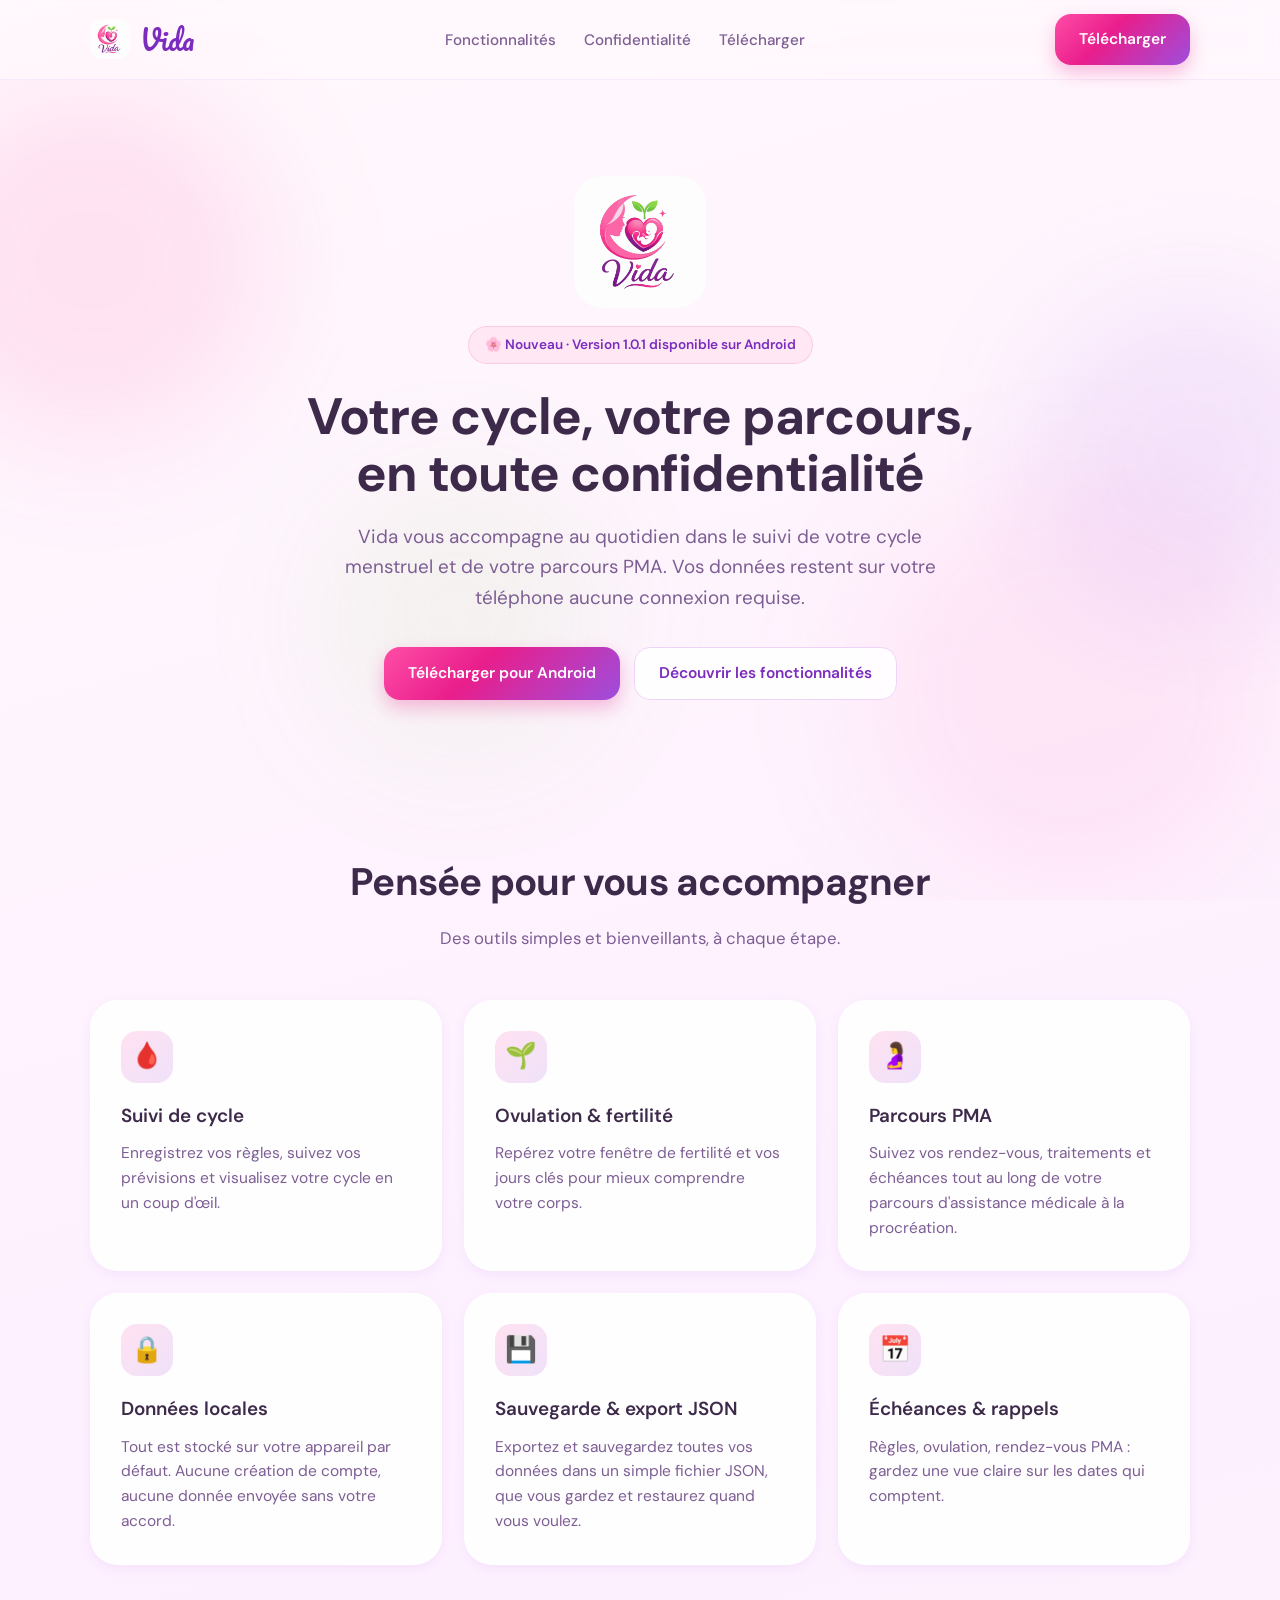
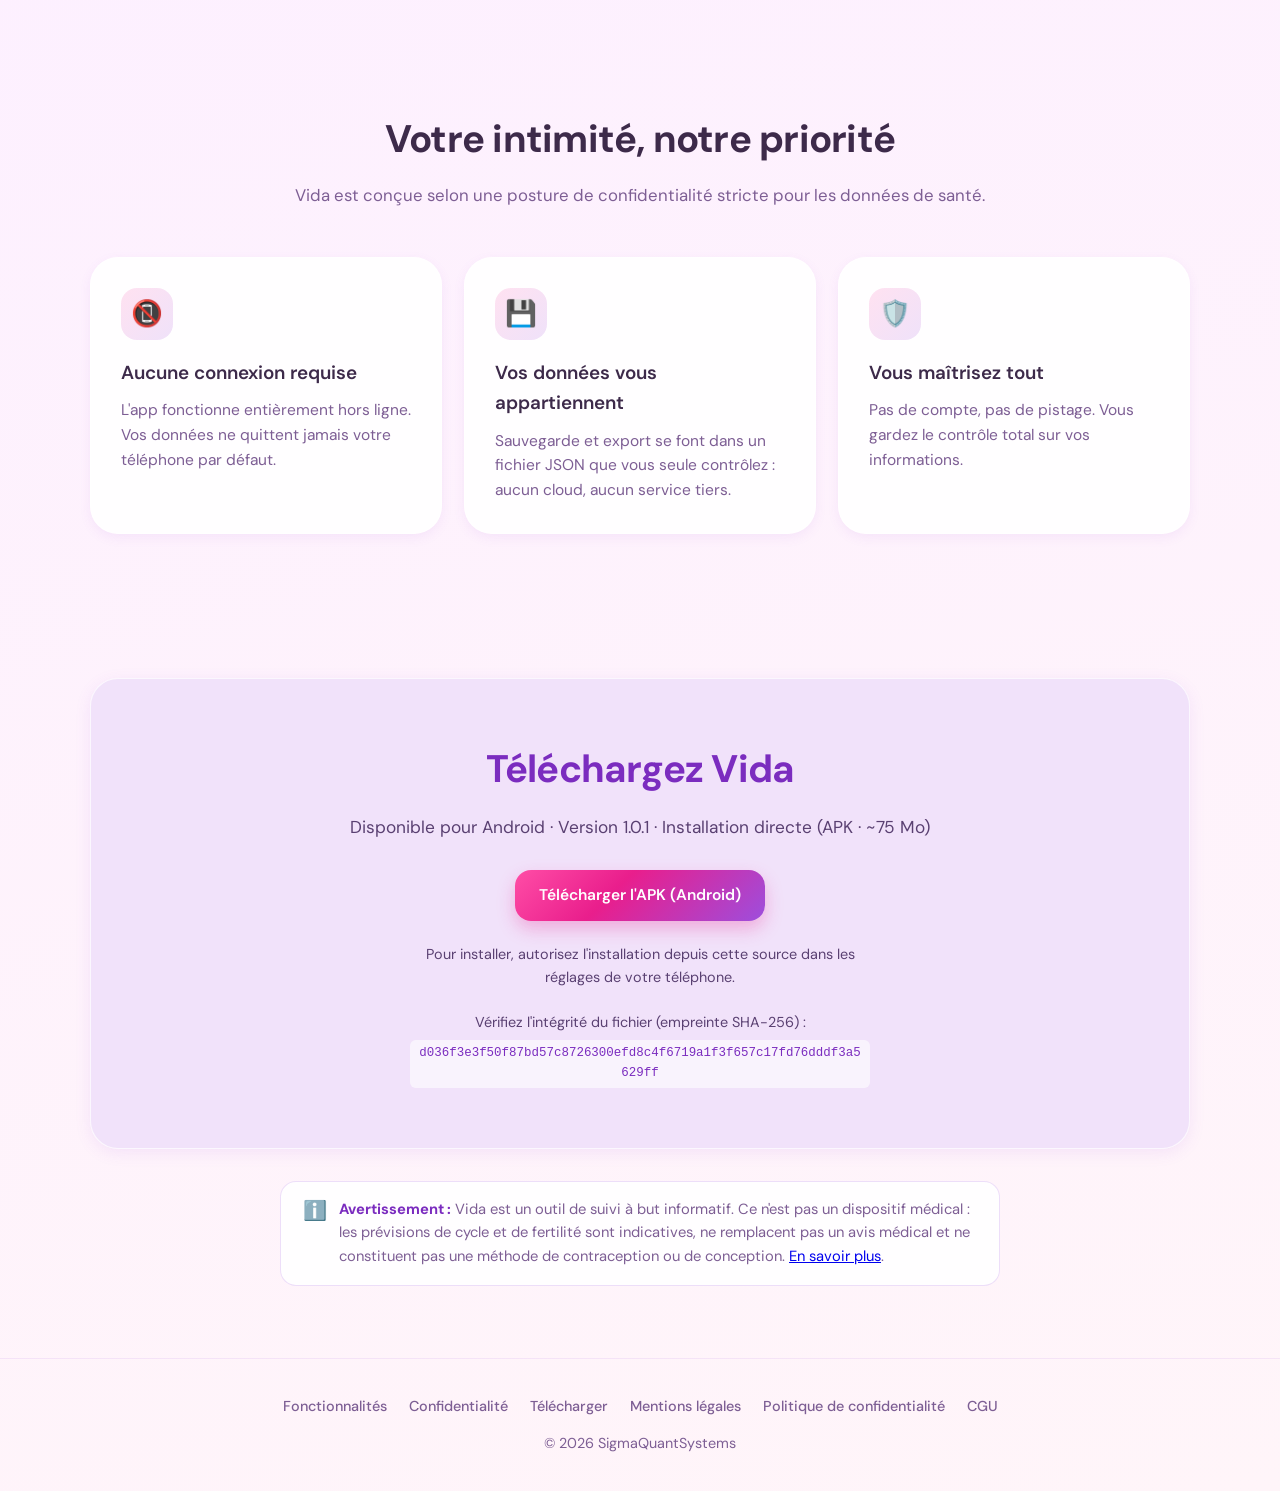
<file: index.html>
<!DOCTYPE html>
<html lang="fr">
<head>
  <meta charset="UTF-8" />
  <meta name="viewport" content="width=device-width, initial-scale=1.0" />
  <title>Vida | Suivi de cycle & accompagnement PMA</title>
  <meta name="description" content="Vida : votre suivi de cycle menstruel et votre accompagnement PMA, en toute confidentialité. Données stockées localement, aucune connexion requise." />
  <meta name="theme-color" content="#fff5f9" />
  <meta name="author" content="SigmaQuantSystems" />
  <link rel="canonical" href="https://vidapma.fr/" />

  <!-- Favicon / icônes -->
  <link rel="icon" type="image/png" sizes="32x32" href="/assets/img/favicon-32.png" />
  <link rel="icon" type="image/png" sizes="16x16" href="/assets/img/favicon-16.png" />
  <link rel="apple-touch-icon" href="/assets/img/apple-touch-icon.png" />
  <link rel="manifest" href="/site.webmanifest" />

  <!-- Open Graph (partage social) -->
  <meta property="og:type" content="website" />
  <meta property="og:site_name" content="Vida" />
  <meta property="og:title" content="Vida | Suivi de cycle & accompagnement PMA" />
  <meta property="og:description" content="Votre suivi de cycle menstruel et votre accompagnement PMA, en toute confidentialité. Données locales, aucune connexion requise." />
  <meta property="og:url" content="https://vidapma.fr/" />
  <meta property="og:image" content="https://vidapma.fr/assets/img/og-image.png" />
  <meta property="og:image:width" content="1200" />
  <meta property="og:image:height" content="630" />
  <meta property="og:locale" content="fr_FR" />

  <!-- Twitter Card -->
  <meta name="twitter:card" content="summary_large_image" />
  <meta name="twitter:title" content="Vida | Suivi de cycle & accompagnement PMA" />
  <meta name="twitter:description" content="Votre suivi de cycle menstruel et votre accompagnement PMA, en toute confidentialité. Données locales, aucune connexion requise." />
  <meta name="twitter:image" content="https://vidapma.fr/assets/img/og-image.png" />

  <link rel="preload" href="/assets/fonts/DMSans-Regular.woff2" as="font" type="font/woff2" crossorigin />
  <link rel="preload" href="/assets/fonts/Pacifico-Regular.woff2" as="font" type="font/woff2" crossorigin />
  <link rel="stylesheet" href="/assets/css/style.css" />

  <!-- Données structurées (SoftwareApplication) -->
  <script type="application/ld+json">
  {
    "@context": "https://schema.org",
    "@type": "MobileApplication",
    "name": "Vida",
    "operatingSystem": "Android",
    "applicationCategory": "HealthApplication",
    "softwareVersion": "1.0.1",
    "offers": { "@type": "Offer", "price": "0", "priceCurrency": "EUR" },
    "publisher": { "@type": "Organization", "name": "SigmaQuantSystems" },
    "description": "Suivi du cycle menstruel et accompagnement des parcours PMA, en toute confidentialité. Données locales, sauvegarde et export en JSON."
  }
  </script>
</head>
<body>
  <div class="bg-blobs" aria-hidden="true">
    <span class="b1"></span><span class="b2"></span><span class="b3"></span><span class="b4"></span>
  </div>

  <header>
    <div class="container nav">
      <a class="logo" href="/" aria-label="Vida, accueil"><img src="/assets/img/logo.png" alt="Logo Vida" /> Vida</a>
      <ul class="nav-links" id="primary-nav">
        <li><a href="#features">Fonctionnalités</a></li>
        <li><a href="#privacy">Confidentialité</a></li>
        <li><a href="#download">Télécharger</a></li>
      </ul>
      <a href="#download" class="btn btn-primary nav-cta">Télécharger</a>
      <button class="nav-toggle" type="button" aria-label="Ouvrir le menu" aria-controls="primary-nav" aria-expanded="false">
        <span></span><span></span><span></span>
      </button>
    </div>
  </header>

  <main>
    <section class="hero">
      <div class="container">
        <img class="hero-logo" src="/assets/img/logo.png" alt="Logo Vida" />
        <span class="badge">🌸 Nouveau · Version 1.0.1 disponible sur Android</span>
        <h1>Votre cycle, votre parcours,<br />en toute confidentialité</h1>
        <p>Vida vous accompagne au quotidien dans le suivi de votre cycle menstruel et de votre parcours PMA. Vos données restent sur votre téléphone aucune connexion requise.</p>
        <div class="hero-actions">
          <a href="#download" class="btn btn-primary">Télécharger pour Android</a>
          <a href="#features" class="btn btn-ghost">Découvrir les fonctionnalités</a>
        </div>
      </div>
    </section>

    <section id="features">
      <div class="container">
        <div class="section-title">
          <h2>Pensée pour vous accompagner</h2>
          <p>Des outils simples et bienveillants, à chaque étape.</p>
        </div>
        <div class="grid">
          <div class="card">
            <div class="icon">🩸</div>
            <h3>Suivi de cycle</h3>
            <p>Enregistrez vos règles, suivez vos prévisions et visualisez votre cycle en un coup d'œil.</p>
          </div>
          <div class="card">
            <div class="icon">🌱</div>
            <h3>Ovulation & fertilité</h3>
            <p>Repérez votre fenêtre de fertilité et vos jours clés pour mieux comprendre votre corps.</p>
          </div>
          <div class="card">
            <div class="icon">🤰</div>
            <h3>Parcours PMA</h3>
            <p>Suivez vos rendez-vous, traitements et échéances tout au long de votre parcours d'assistance médicale à la procréation.</p>
          </div>
          <div class="card">
            <div class="icon">🔒</div>
            <h3>Données locales</h3>
            <p>Tout est stocké sur votre appareil par défaut. Aucune création de compte, aucune donnée envoyée sans votre accord.</p>
          </div>
          <div class="card">
            <div class="icon">💾</div>
            <h3>Sauvegarde & export JSON</h3>
            <p>Exportez et sauvegardez toutes vos données dans un simple fichier JSON, que vous gardez et restaurez quand vous voulez.</p>
          </div>
          <div class="card">
            <div class="icon">📅</div>
            <h3>Échéances & rappels</h3>
            <p>Règles, ovulation, rendez-vous PMA : gardez une vue claire sur les dates qui comptent.</p>
          </div>
        </div>
      </div>
    </section>

    <section id="privacy">
      <div class="container">
        <div class="section-title">
          <h2>Votre intimité, notre priorité</h2>
          <p>Vida est conçue selon une posture de confidentialité stricte pour les données de santé.</p>
        </div>
        <div class="grid">
          <div class="card">
            <div class="icon">📵</div>
            <h3>Aucune connexion requise</h3>
            <p>L'app fonctionne entièrement hors ligne. Vos données ne quittent jamais votre téléphone par défaut.</p>
          </div>
          <div class="card">
            <div class="icon">💾</div>
            <h3>Vos données vous appartiennent</h3>
            <p>Sauvegarde et export se font dans un fichier JSON que vous seule contrôlez : aucun cloud, aucun service tiers.</p>
          </div>
          <div class="card">
            <div class="icon">🛡️</div>
            <h3>Vous maîtrisez tout</h3>
            <p>Pas de compte, pas de pistage. Vous gardez le contrôle total sur vos informations.</p>
          </div>
        </div>
      </div>
    </section>

    <section id="download">
      <div class="container">
        <div class="cta">
          <h2>Téléchargez Vida</h2>
          <p>Disponible pour Android · Version 1.0.1 · Installation directe (APK · ~75 Mo)</p>
          <a href="/download/vida-v1.0.1.apk" class="btn btn-primary" download type="application/vnd.android.package-archive">Télécharger l'APK (Android)</a>
          <p class="download-hint">Pour installer, autorisez l'installation depuis cette source dans les réglages de votre téléphone.</p>
          <p class="download-hint">Vérifiez l'intégrité du fichier (empreinte SHA-256) :<br /><code>d036f3e3f50f87bd57c8726300efd8c4f6719a1f3f657c17fd76dddf3a5629ff</code></p>
        </div>
        <div class="medical-disclaimer">
          <span class="di" aria-hidden="true">ℹ️</span>
          <p><strong>Avertissement :</strong> Vida est un outil de suivi à but informatif. Ce n'est pas un dispositif médical : les prévisions de cycle et de fertilité sont indicatives, ne remplacent pas un avis médical et ne constituent pas une méthode de contraception ou de conception. <a href="cgu.html">En savoir plus</a>.</p>
        </div>
      </div>
    </section>
  </main>

  <footer>
    <div class="container">
      <nav class="footer-links" aria-label="Liens de bas de page">
        <a href="#features">Fonctionnalités</a>
        <a href="#privacy">Confidentialité</a>
        <a href="#download">Télécharger</a>
        <a href="mentions-legales.html">Mentions légales</a>
        <a href="politique-confidentialite.html">Politique de confidentialité</a>
        <a href="cgu.html">CGU</a>
      </nav>
      <p>© 2026 SigmaQuantSystems</p>
    </div>
  </footer>

  <script src="/assets/js/script.js"></script>
</body>
</html>
</file>
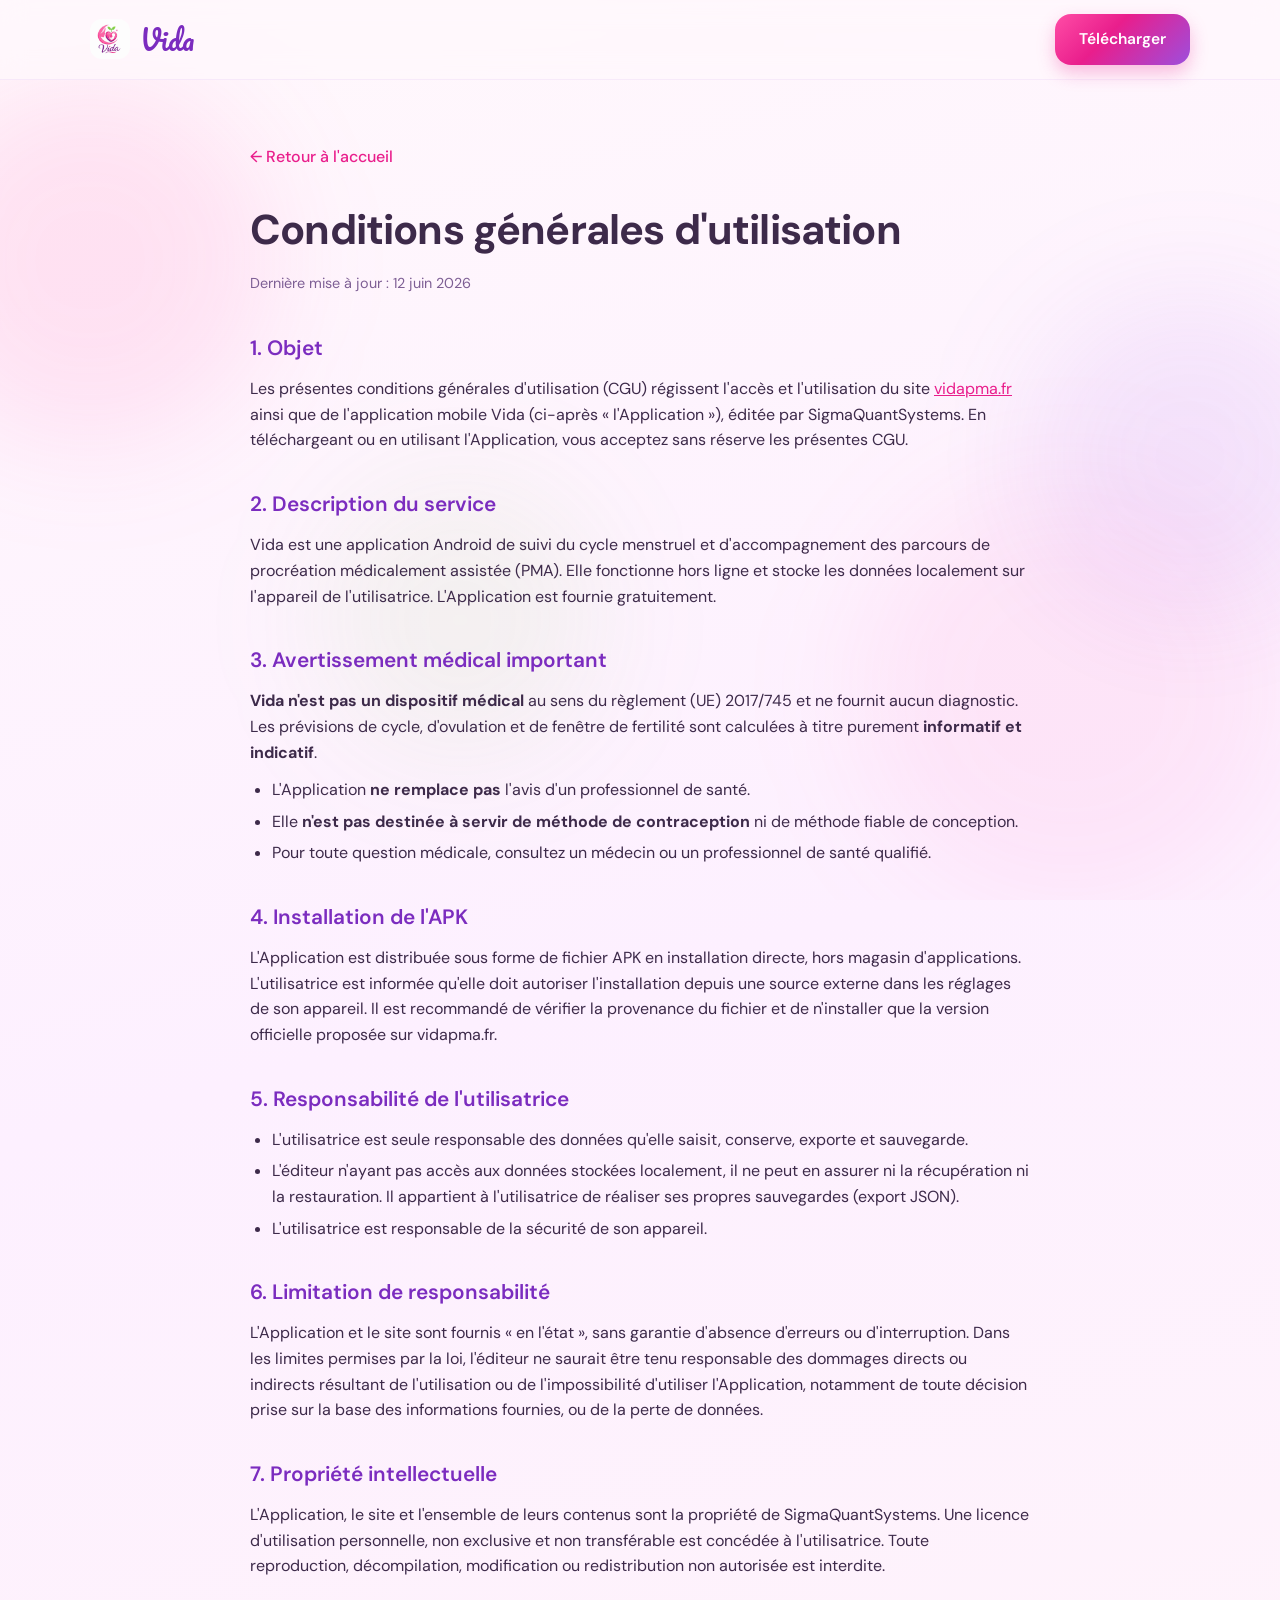
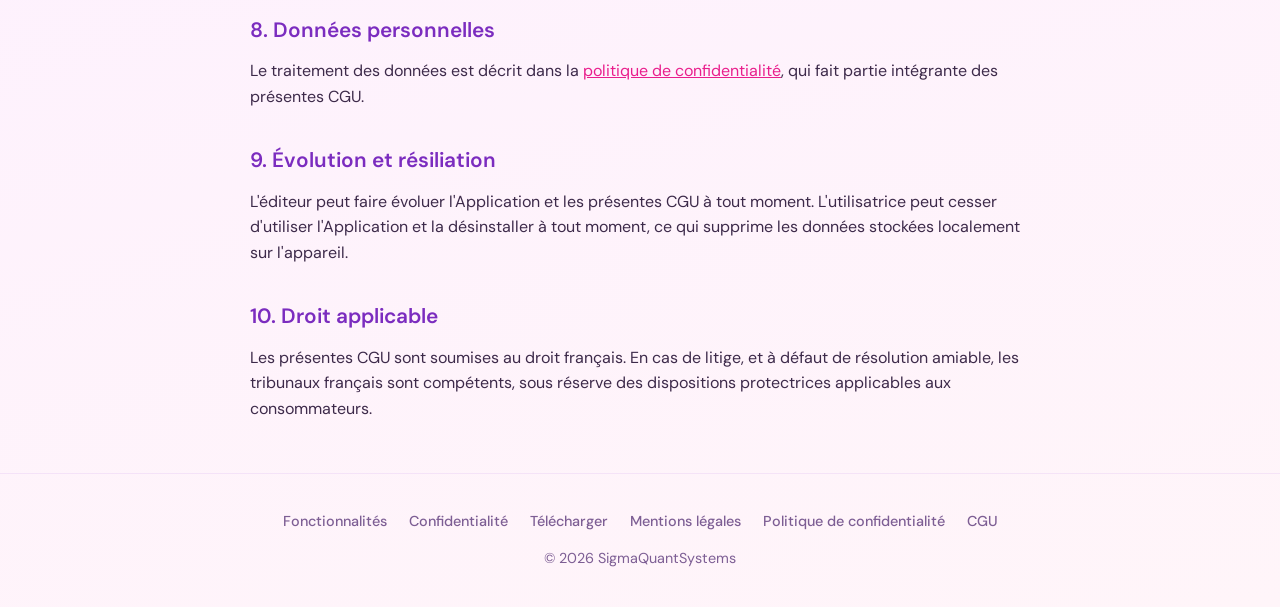
<file: cgu.html>
<!DOCTYPE html>
<html lang="fr">
<head>
  <meta charset="UTF-8" />
  <meta name="viewport" content="width=device-width, initial-scale=1.0" />
  <title>Conditions générales d'utilisation | Vida</title>
  <meta name="description" content="Conditions générales d'utilisation de l'application Vida et du site vidapma.fr." />
  <meta name="robots" content="index, follow" />
  <meta name="theme-color" content="#fff5f9" />
  <link rel="canonical" href="https://vidapma.fr/cgu.html" />
  <link rel="icon" type="image/png" sizes="32x32" href="/assets/img/favicon-32.png" />
  <link rel="icon" type="image/png" sizes="16x16" href="/assets/img/favicon-16.png" />
  <link rel="apple-touch-icon" href="/assets/img/apple-touch-icon.png" />
  <link rel="manifest" href="/site.webmanifest" />
  <link rel="stylesheet" href="/assets/css/style.css" />
</head>
<body>
  <div class="bg-blobs" aria-hidden="true">
    <span class="b1"></span><span class="b2"></span><span class="b3"></span><span class="b4"></span>
  </div>

  <header>
    <div class="container nav">
      <a class="logo" href="/"><img src="/assets/img/logo.png" alt="Logo Vida" /> Vida</a>
      <a href="/#download" class="btn btn-primary nav-cta">Télécharger</a>
    </div>
  </header>

  <main>
    <section class="legal">
      <div class="container">
        <a class="back-home" href="/">← Retour à l'accueil</a>
        <h1>Conditions générales d'utilisation</h1>
        <p class="updated">Dernière mise à jour : 12 juin 2026</p>

        <h2>1. Objet</h2>
        <p>Les présentes conditions générales d'utilisation (CGU) régissent l'accès et l'utilisation du site <a href="https://vidapma.fr/">vidapma.fr</a> ainsi que de l'application mobile Vida (ci-après « l'Application »), éditée par SigmaQuantSystems. En téléchargeant ou en utilisant l'Application, vous acceptez sans réserve les présentes CGU.</p>

        <h2>2. Description du service</h2>
        <p>Vida est une application Android de suivi du cycle menstruel et d'accompagnement des parcours de procréation médicalement assistée (PMA). Elle fonctionne hors ligne et stocke les données localement sur l'appareil de l'utilisatrice. L'Application est fournie gratuitement.</p>

        <h2>3. Avertissement médical important</h2>
        <p><strong>Vida n'est pas un dispositif médical</strong> au sens du règlement (UE) 2017/745 et ne fournit aucun diagnostic. Les prévisions de cycle, d'ovulation et de fenêtre de fertilité sont calculées à titre purement <strong>informatif et indicatif</strong>.</p>
        <ul>
          <li>L'Application <strong>ne remplace pas</strong> l'avis d'un professionnel de santé.</li>
          <li>Elle <strong>n'est pas destinée à servir de méthode de contraception</strong> ni de méthode fiable de conception.</li>
          <li>Pour toute question médicale, consultez un médecin ou un professionnel de santé qualifié.</li>
        </ul>

        <h2>4. Installation de l'APK</h2>
        <p>L'Application est distribuée sous forme de fichier APK en installation directe, hors magasin d'applications. L'utilisatrice est informée qu'elle doit autoriser l'installation depuis une source externe dans les réglages de son appareil. Il est recommandé de vérifier la provenance du fichier et de n'installer que la version officielle proposée sur vidapma.fr.</p>

        <h2>5. Responsabilité de l'utilisatrice</h2>
        <ul>
          <li>L'utilisatrice est seule responsable des données qu'elle saisit, conserve, exporte et sauvegarde.</li>
          <li>L'éditeur n'ayant pas accès aux données stockées localement, il ne peut en assurer ni la récupération ni la restauration. Il appartient à l'utilisatrice de réaliser ses propres sauvegardes (export JSON).</li>
          <li>L'utilisatrice est responsable de la sécurité de son appareil.</li>
        </ul>

        <h2>6. Limitation de responsabilité</h2>
        <p>L'Application et le site sont fournis « en l'état », sans garantie d'absence d'erreurs ou d'interruption. Dans les limites permises par la loi, l'éditeur ne saurait être tenu responsable des dommages directs ou indirects résultant de l'utilisation ou de l'impossibilité d'utiliser l'Application, notamment de toute décision prise sur la base des informations fournies, ou de la perte de données.</p>

        <h2>7. Propriété intellectuelle</h2>
        <p>L'Application, le site et l'ensemble de leurs contenus sont la propriété de SigmaQuantSystems. Une licence d'utilisation personnelle, non exclusive et non transférable est concédée à l'utilisatrice. Toute reproduction, décompilation, modification ou redistribution non autorisée est interdite.</p>

        <h2>8. Données personnelles</h2>
        <p>Le traitement des données est décrit dans la <a href="politique-confidentialite.html">politique de confidentialité</a>, qui fait partie intégrante des présentes CGU.</p>

        <h2>9. Évolution et résiliation</h2>
        <p>L'éditeur peut faire évoluer l'Application et les présentes CGU à tout moment. L'utilisatrice peut cesser d'utiliser l'Application et la désinstaller à tout moment, ce qui supprime les données stockées localement sur l'appareil.</p>

        <h2>10. Droit applicable</h2>
        <p>Les présentes CGU sont soumises au droit français. En cas de litige, et à défaut de résolution amiable, les tribunaux français sont compétents, sous réserve des dispositions protectrices applicables aux consommateurs.</p>
      </div>
    </section>
  </main>

  <footer>
    <div class="container">
      <nav class="footer-links" aria-label="Liens de bas de page">
        <a href="/#features">Fonctionnalités</a>
        <a href="/#privacy">Confidentialité</a>
        <a href="/#download">Télécharger</a>
        <a href="mentions-legales.html">Mentions légales</a>
        <a href="politique-confidentialite.html">Politique de confidentialité</a>
        <a href="cgu.html">CGU</a>
      </nav>
      <p>© 2026 SigmaQuantSystems</p>
    </div>
  </footer>
</body>
</html>
</file>
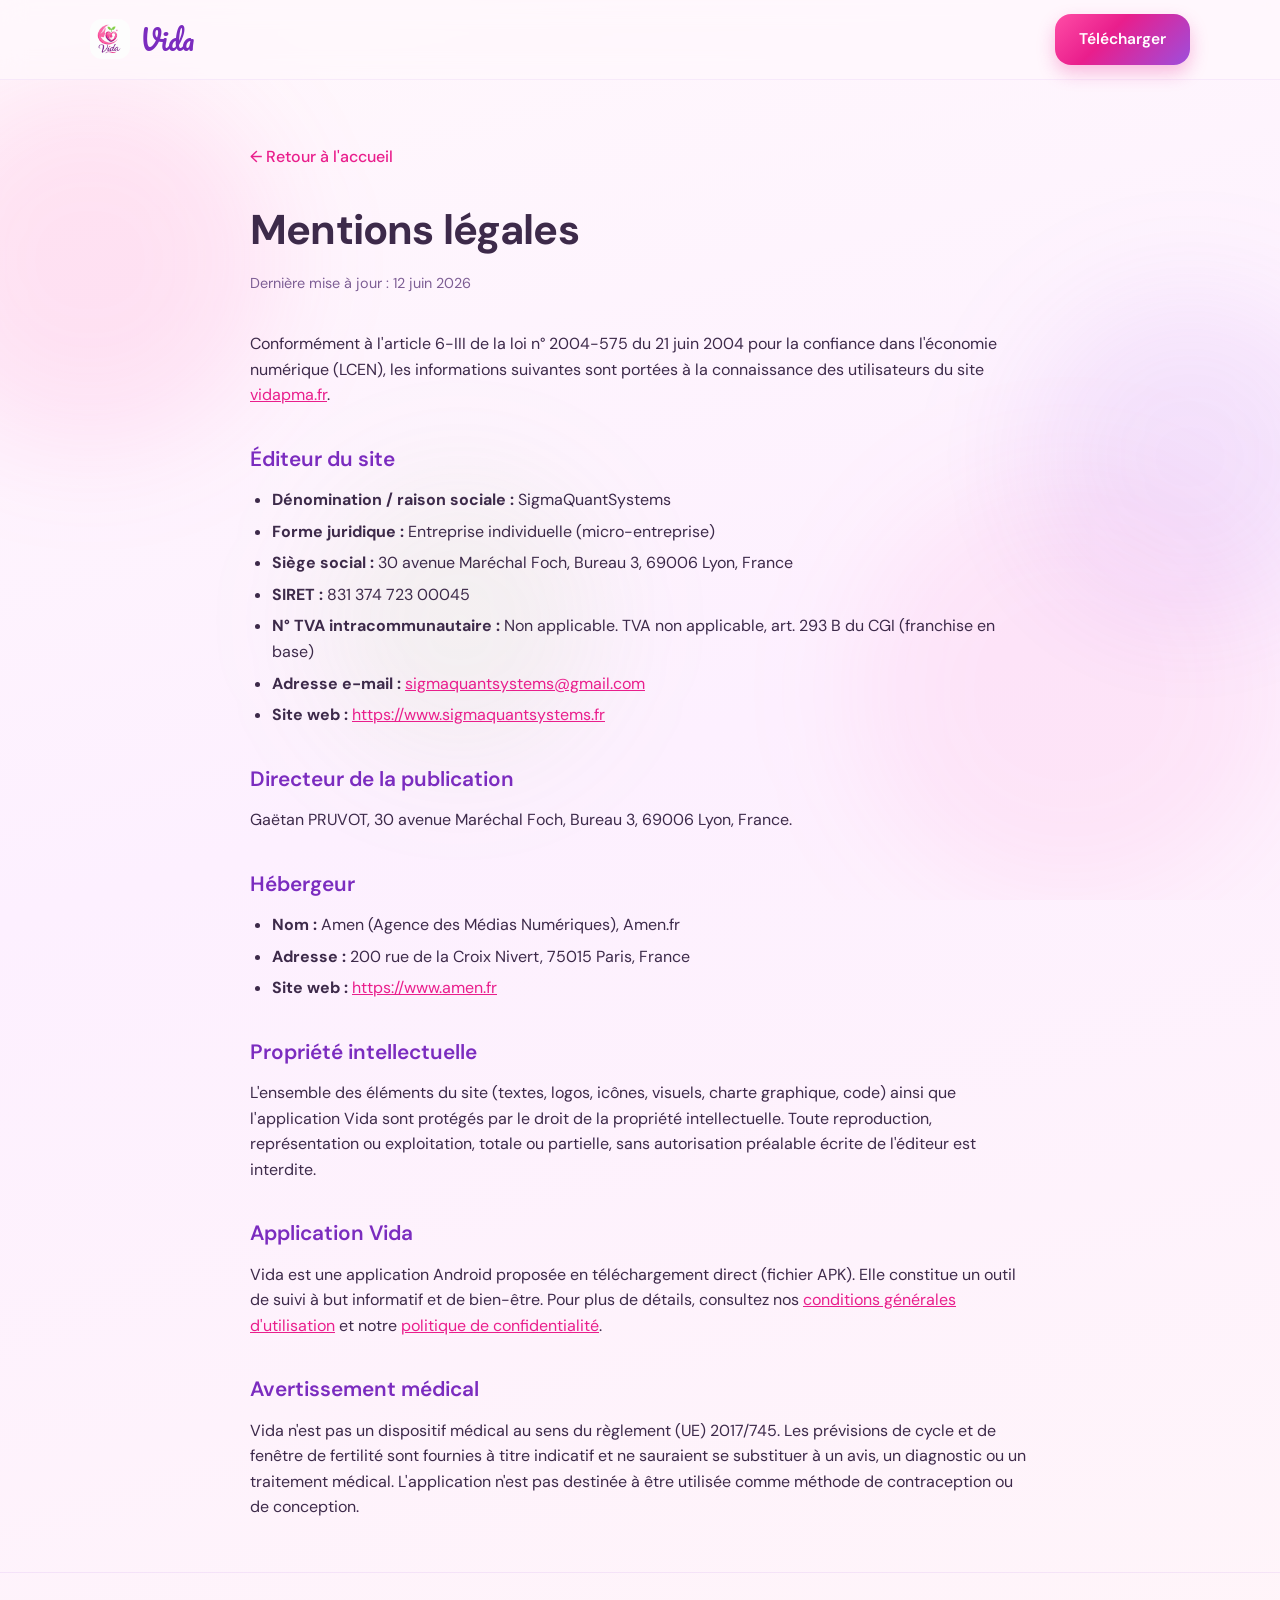
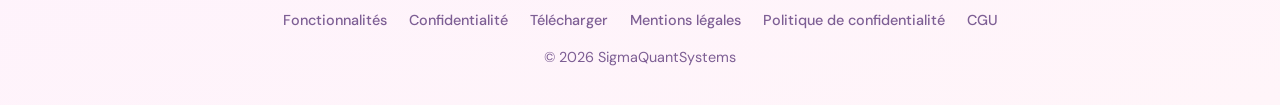
<file: mentions-legales.html>
<!DOCTYPE html>
<html lang="fr">
<head>
  <meta charset="UTF-8" />
  <meta name="viewport" content="width=device-width, initial-scale=1.0" />
  <title>Mentions légales | Vida</title>
  <meta name="description" content="Mentions légales du site Vida (vidapma.fr) : éditeur, directeur de la publication et hébergeur." />
  <meta name="robots" content="index, follow" />
  <meta name="theme-color" content="#fff5f9" />
  <link rel="canonical" href="https://vidapma.fr/mentions-legales.html" />
  <link rel="icon" type="image/png" sizes="32x32" href="/assets/img/favicon-32.png" />
  <link rel="icon" type="image/png" sizes="16x16" href="/assets/img/favicon-16.png" />
  <link rel="apple-touch-icon" href="/assets/img/apple-touch-icon.png" />
  <link rel="manifest" href="/site.webmanifest" />
  <link rel="stylesheet" href="/assets/css/style.css" />
</head>
<body>
  <div class="bg-blobs" aria-hidden="true">
    <span class="b1"></span><span class="b2"></span><span class="b3"></span><span class="b4"></span>
  </div>

  <header>
    <div class="container nav">
      <a class="logo" href="/"><img src="/assets/img/logo.png" alt="Logo Vida" /> Vida</a>
      <a href="/#download" class="btn btn-primary nav-cta">Télécharger</a>
    </div>
  </header>

  <main>
    <section class="legal">
      <div class="container">
        <a class="back-home" href="/">← Retour à l'accueil</a>
        <h1>Mentions légales</h1>
        <p class="updated">Dernière mise à jour : 12 juin 2026</p>

        <p>Conformément à l'article 6-III de la loi n° 2004-575 du 21 juin 2004 pour la confiance dans l'économie numérique (LCEN), les informations suivantes sont portées à la connaissance des utilisateurs du site <a href="https://vidapma.fr/">vidapma.fr</a>.</p>

        <h2>Éditeur du site</h2>
        <ul>
          <li><strong>Dénomination / raison sociale :</strong> SigmaQuantSystems</li>
          <li><strong>Forme juridique :</strong> Entreprise individuelle (micro-entreprise)</li>
          <li><strong>Siège social :</strong> 30 avenue Maréchal Foch, Bureau 3, 69006 Lyon, France</li>
          <li><strong>SIRET :</strong> 831 374 723 00045</li>
          <li><strong>N° TVA intracommunautaire :</strong> Non applicable. TVA non applicable, art. 293 B du CGI (franchise en base)</li>
          <li><strong>Adresse e-mail :</strong> <a href="mailto:sigmaquantsystems@gmail.com">sigmaquantsystems@gmail.com</a></li>
          <li><strong>Site web :</strong> <a href="https://www.sigmaquantsystems.fr" rel="noopener noreferrer" target="_blank">https://www.sigmaquantsystems.fr</a></li>
        </ul>

        <h2>Directeur de la publication</h2>
        <p>Gaëtan PRUVOT, 30 avenue Maréchal Foch, Bureau 3, 69006 Lyon, France.</p>

        <h2>Hébergeur</h2>
        <ul>
          <li><strong>Nom :</strong> Amen (Agence des Médias Numériques), Amen.fr</li>
          <li><strong>Adresse :</strong> 200 rue de la Croix Nivert, 75015 Paris, France</li>
          <li><strong>Site web :</strong> <a href="https://www.amen.fr" rel="noopener noreferrer" target="_blank">https://www.amen.fr</a></li>
        </ul>

        <h2>Propriété intellectuelle</h2>
        <p>L'ensemble des éléments du site (textes, logos, icônes, visuels, charte graphique, code) ainsi que l'application Vida sont protégés par le droit de la propriété intellectuelle. Toute reproduction, représentation ou exploitation, totale ou partielle, sans autorisation préalable écrite de l'éditeur est interdite.</p>

        <h2>Application Vida</h2>
        <p>Vida est une application Android proposée en téléchargement direct (fichier APK). Elle constitue un outil de suivi à but informatif et de bien-être. Pour plus de détails, consultez nos <a href="cgu.html">conditions générales d'utilisation</a> et notre <a href="politique-confidentialite.html">politique de confidentialité</a>.</p>

        <h2>Avertissement médical</h2>
        <p>Vida n'est pas un dispositif médical au sens du règlement (UE) 2017/745. Les prévisions de cycle et de fenêtre de fertilité sont fournies à titre indicatif et ne sauraient se substituer à un avis, un diagnostic ou un traitement médical. L'application n'est pas destinée à être utilisée comme méthode de contraception ou de conception.</p>
      </div>
    </section>
  </main>

  <footer>
    <div class="container">
      <nav class="footer-links" aria-label="Liens de bas de page">
        <a href="/#features">Fonctionnalités</a>
        <a href="/#privacy">Confidentialité</a>
        <a href="/#download">Télécharger</a>
        <a href="mentions-legales.html">Mentions légales</a>
        <a href="politique-confidentialite.html">Politique de confidentialité</a>
        <a href="cgu.html">CGU</a>
      </nav>
      <p>© 2026 SigmaQuantSystems</p>
    </div>
  </footer>
</body>
</html>
</file>
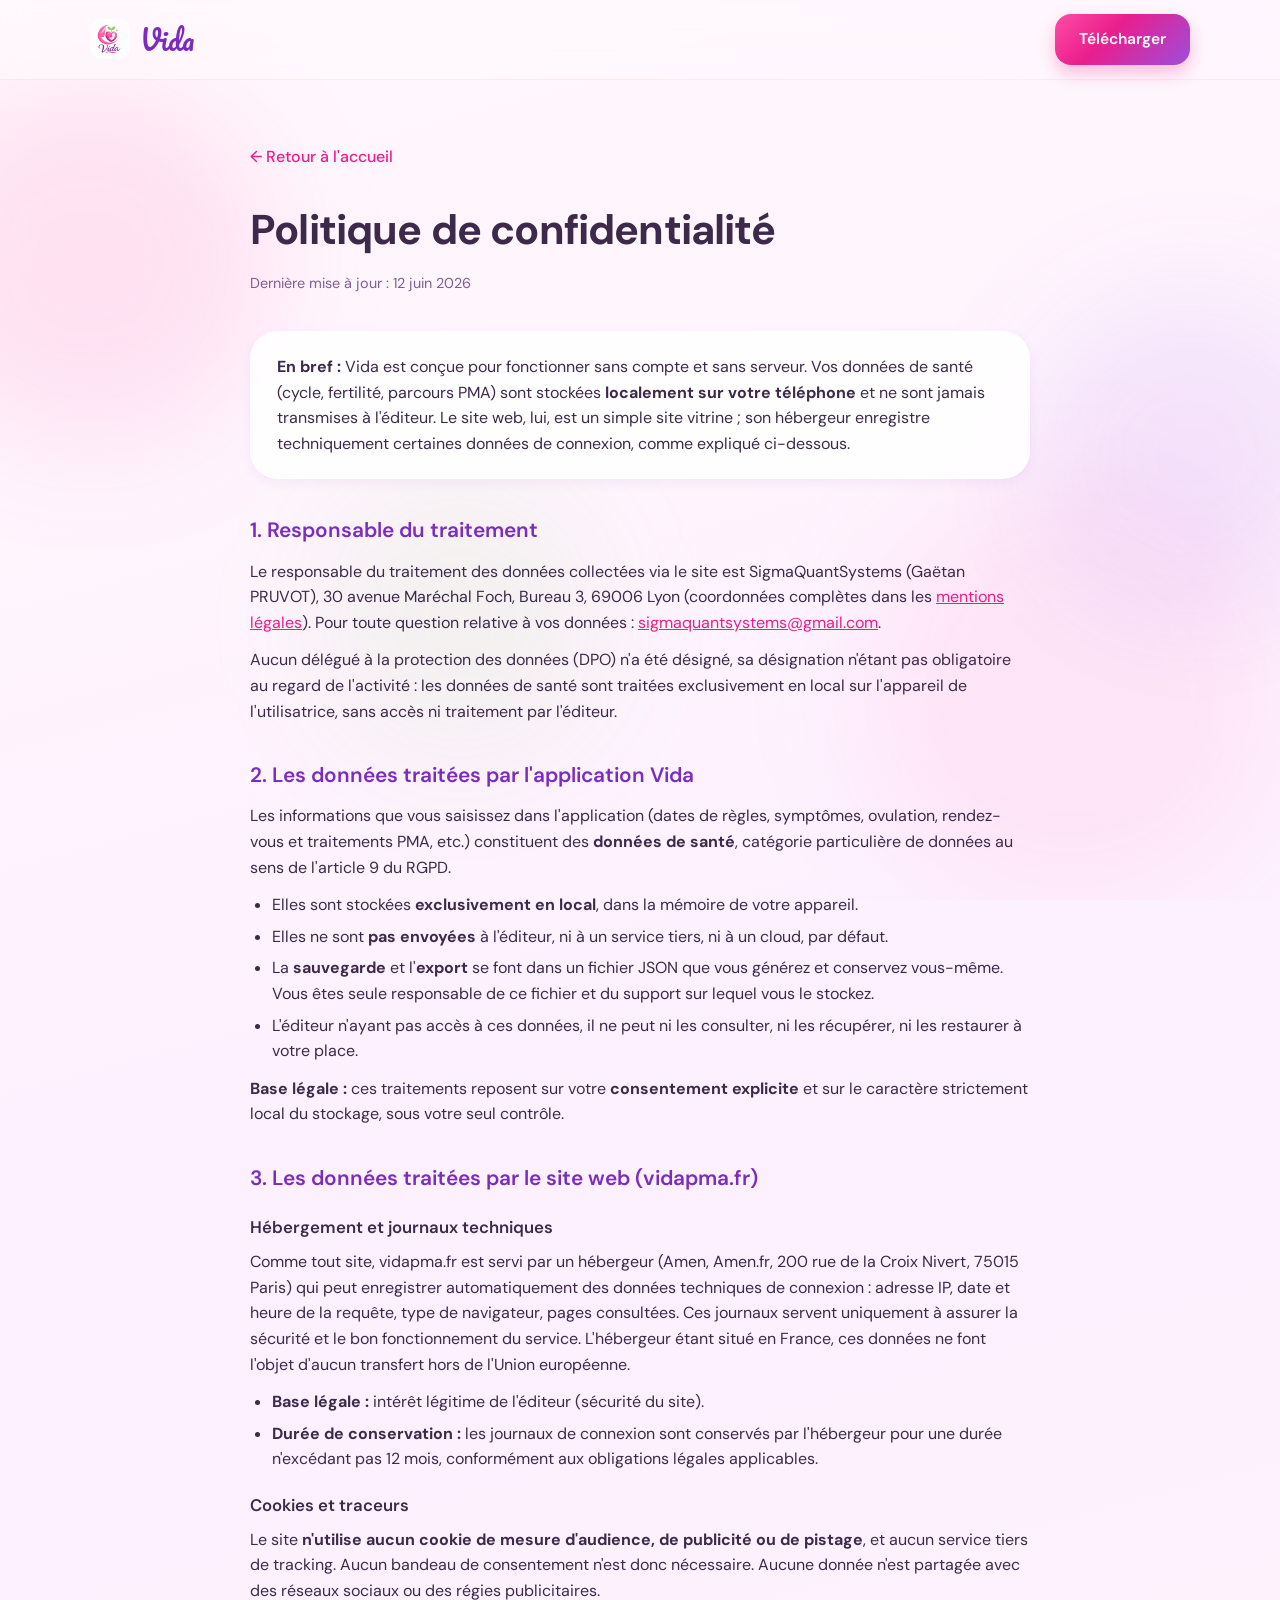
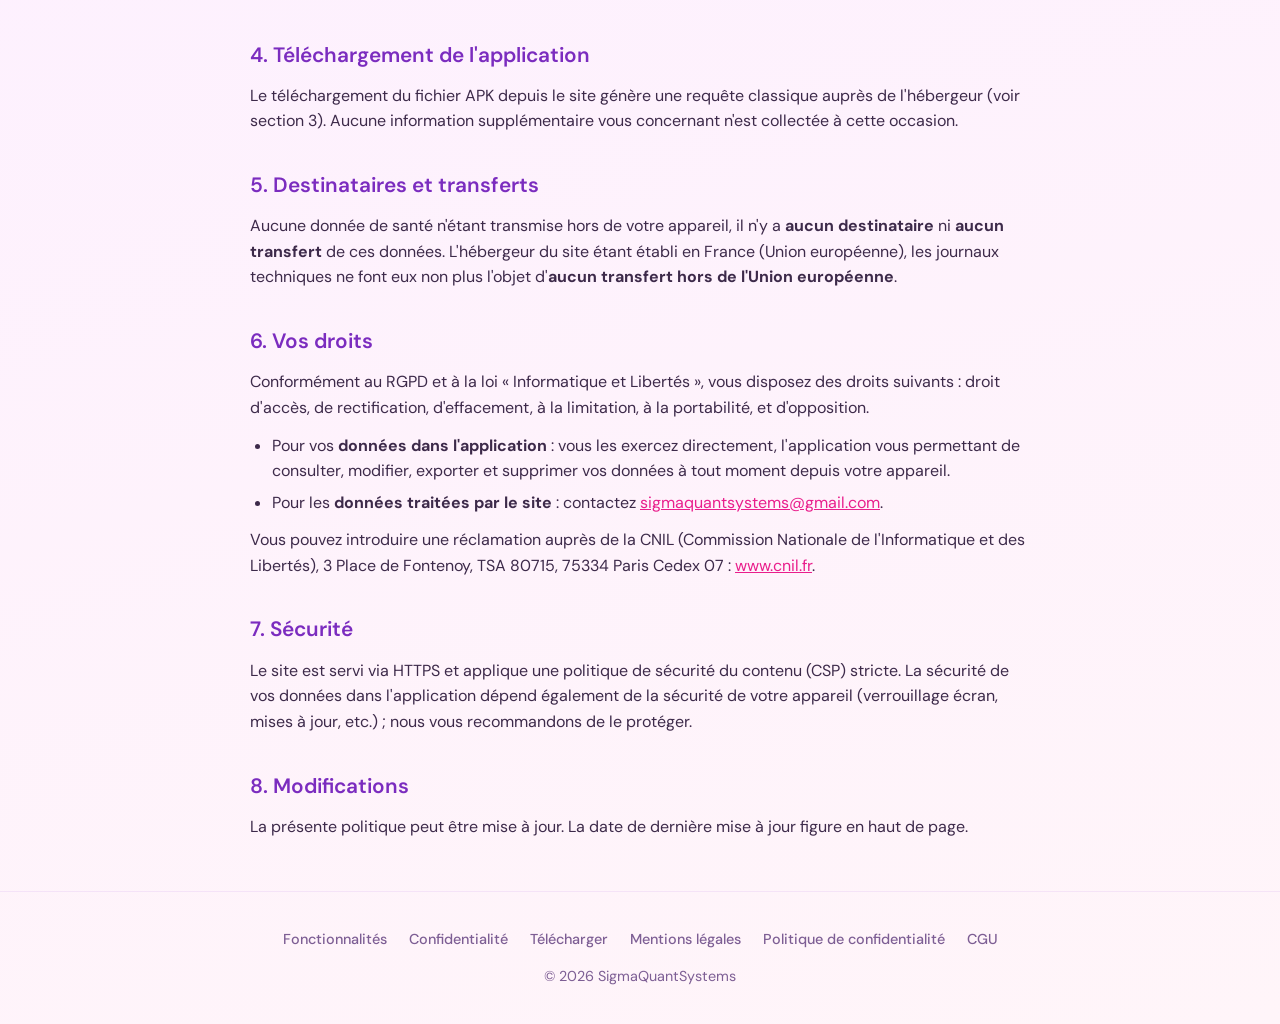
<file: politique-confidentialite.html>
<!DOCTYPE html>
<html lang="fr">
<head>
  <meta charset="UTF-8" />
  <meta name="viewport" content="width=device-width, initial-scale=1.0" />
  <title>Politique de confidentialité | Vida</title>
  <meta name="description" content="Comment Vida traite (ou plutôt ne traite pas) vos données : suivi 100% local, aucune connexion requise, et vos droits RGPD." />
  <meta name="robots" content="index, follow" />
  <meta name="theme-color" content="#fff5f9" />
  <link rel="canonical" href="https://vidapma.fr/politique-confidentialite.html" />
  <link rel="icon" type="image/png" sizes="32x32" href="/assets/img/favicon-32.png" />
  <link rel="icon" type="image/png" sizes="16x16" href="/assets/img/favicon-16.png" />
  <link rel="apple-touch-icon" href="/assets/img/apple-touch-icon.png" />
  <link rel="manifest" href="/site.webmanifest" />
  <link rel="stylesheet" href="/assets/css/style.css" />
</head>
<body>
  <div class="bg-blobs" aria-hidden="true">
    <span class="b1"></span><span class="b2"></span><span class="b3"></span><span class="b4"></span>
  </div>

  <header>
    <div class="container nav">
      <a class="logo" href="/"><img src="/assets/img/logo.png" alt="Logo Vida" /> Vida</a>
      <a href="/#download" class="btn btn-primary nav-cta">Télécharger</a>
    </div>
  </header>

  <main>
    <section class="legal">
      <div class="container">
        <a class="back-home" href="/">← Retour à l'accueil</a>
        <h1>Politique de confidentialité</h1>
        <p class="updated">Dernière mise à jour : 12 juin 2026</p>

        <div class="card">
          <p><strong>En bref :</strong> Vida est conçue pour fonctionner sans compte et sans serveur. Vos données de santé (cycle, fertilité, parcours PMA) sont stockées <strong>localement sur votre téléphone</strong> et ne sont jamais transmises à l'éditeur. Le site web, lui, est un simple site vitrine ; son hébergeur enregistre techniquement certaines données de connexion, comme expliqué ci-dessous.</p>
        </div>

        <h2>1. Responsable du traitement</h2>
        <p>Le responsable du traitement des données collectées via le site est SigmaQuantSystems (Gaëtan PRUVOT), 30 avenue Maréchal Foch, Bureau 3, 69006 Lyon (coordonnées complètes dans les <a href="mentions-legales.html">mentions légales</a>). Pour toute question relative à vos données : <a href="mailto:sigmaquantsystems@gmail.com">sigmaquantsystems@gmail.com</a>.</p>
        <p>Aucun délégué à la protection des données (DPO) n'a été désigné, sa désignation n'étant pas obligatoire au regard de l'activité : les données de santé sont traitées exclusivement en local sur l'appareil de l'utilisatrice, sans accès ni traitement par l'éditeur.</p>

        <h2>2. Les données traitées par l'application Vida</h2>
        <p>Les informations que vous saisissez dans l'application (dates de règles, symptômes, ovulation, rendez-vous et traitements PMA, etc.) constituent des <strong>données de santé</strong>, catégorie particulière de données au sens de l'article 9 du RGPD.</p>
        <ul>
          <li>Elles sont stockées <strong>exclusivement en local</strong>, dans la mémoire de votre appareil.</li>
          <li>Elles ne sont <strong>pas envoyées</strong> à l'éditeur, ni à un service tiers, ni à un cloud, par défaut.</li>
          <li>La <strong>sauvegarde</strong> et l'<strong>export</strong> se font dans un fichier JSON que vous générez et conservez vous-même. Vous êtes seule responsable de ce fichier et du support sur lequel vous le stockez.</li>
          <li>L'éditeur n'ayant pas accès à ces données, il ne peut ni les consulter, ni les récupérer, ni les restaurer à votre place.</li>
        </ul>
        <p><strong>Base légale :</strong> ces traitements reposent sur votre <strong>consentement explicite</strong> et sur le caractère strictement local du stockage, sous votre seul contrôle.</p>

        <h2>3. Les données traitées par le site web (vidapma.fr)</h2>
        <h3>Hébergement et journaux techniques</h3>
        <p>Comme tout site, vidapma.fr est servi par un hébergeur (Amen, Amen.fr, 200 rue de la Croix Nivert, 75015 Paris) qui peut enregistrer automatiquement des données techniques de connexion : adresse IP, date et heure de la requête, type de navigateur, pages consultées. Ces journaux servent uniquement à assurer la sécurité et le bon fonctionnement du service. L'hébergeur étant situé en France, ces données ne font l'objet d'aucun transfert hors de l'Union européenne.</p>
        <ul>
          <li><strong>Base légale :</strong> intérêt légitime de l'éditeur (sécurité du site).</li>
          <li><strong>Durée de conservation :</strong> les journaux de connexion sont conservés par l'hébergeur pour une durée n'excédant pas 12 mois, conformément aux obligations légales applicables.</li>
        </ul>
        <h3>Cookies et traceurs</h3>
        <p>Le site <strong>n'utilise aucun cookie de mesure d'audience, de publicité ou de pistage</strong>, et aucun service tiers de tracking. Aucun bandeau de consentement n'est donc nécessaire. Aucune donnée n'est partagée avec des réseaux sociaux ou des régies publicitaires.</p>

        <h2>4. Téléchargement de l'application</h2>
        <p>Le téléchargement du fichier APK depuis le site génère une requête classique auprès de l'hébergeur (voir section 3). Aucune information supplémentaire vous concernant n'est collectée à cette occasion.</p>

        <h2>5. Destinataires et transferts</h2>
        <p>Aucune donnée de santé n'étant transmise hors de votre appareil, il n'y a <strong>aucun destinataire</strong> ni <strong>aucun transfert</strong> de ces données. L'hébergeur du site étant établi en France (Union européenne), les journaux techniques ne font eux non plus l'objet d'<strong>aucun transfert hors de l'Union européenne</strong>.</p>

        <h2>6. Vos droits</h2>
        <p>Conformément au RGPD et à la loi « Informatique et Libertés », vous disposez des droits suivants : droit d'accès, de rectification, d'effacement, à la limitation, à la portabilité, et d'opposition.</p>
        <ul>
          <li>Pour vos <strong>données dans l'application</strong> : vous les exercez directement, l'application vous permettant de consulter, modifier, exporter et supprimer vos données à tout moment depuis votre appareil.</li>
          <li>Pour les <strong>données traitées par le site</strong> : contactez <a href="mailto:sigmaquantsystems@gmail.com">sigmaquantsystems@gmail.com</a>.</li>
        </ul>
        <p>Vous pouvez introduire une réclamation auprès de la CNIL (Commission Nationale de l'Informatique et des Libertés), 3 Place de Fontenoy, TSA 80715, 75334 Paris Cedex 07 : <a href="https://www.cnil.fr/" rel="noopener noreferrer" target="_blank">www.cnil.fr</a>.</p>

        <h2>7. Sécurité</h2>
        <p>Le site est servi via HTTPS et applique une politique de sécurité du contenu (CSP) stricte. La sécurité de vos données dans l'application dépend également de la sécurité de votre appareil (verrouillage écran, mises à jour, etc.) ; nous vous recommandons de le protéger.</p>

        <h2>8. Modifications</h2>
        <p>La présente politique peut être mise à jour. La date de dernière mise à jour figure en haut de page.</p>
      </div>
    </section>
  </main>

  <footer>
    <div class="container">
      <nav class="footer-links" aria-label="Liens de bas de page">
        <a href="/#features">Fonctionnalités</a>
        <a href="/#privacy">Confidentialité</a>
        <a href="/#download">Télécharger</a>
        <a href="mentions-legales.html">Mentions légales</a>
        <a href="politique-confidentialite.html">Politique de confidentialité</a>
        <a href="cgu.html">CGU</a>
      </nav>
      <p>© 2026 SigmaQuantSystems</p>
    </div>
  </footer>
</body>
</html>
</file>
<file: assets/css/style.css>
/* ===== Polices de l'app Vida (DM Sans + Pacifico) ===== */
@font-face { font-family: "DM Sans"; src: url("/assets/fonts/DMSans-Regular.woff2") format("woff2"); font-weight: 400; font-style: normal; font-display: swap; }
@font-face { font-family: "DM Sans"; src: url("/assets/fonts/DMSans-Medium.woff2") format("woff2"); font-weight: 500; font-style: normal; font-display: swap; }
@font-face { font-family: "DM Sans"; src: url("/assets/fonts/DMSans-SemiBold.woff2") format("woff2"); font-weight: 600; font-style: normal; font-display: swap; }
@font-face { font-family: "DM Sans"; src: url("/assets/fonts/DMSans-Bold.woff2") format("woff2"); font-weight: 700; font-style: normal; font-display: swap; }
@font-face { font-family: "DM Sans"; src: url("/assets/fonts/DMSans-Italic.woff2") format("woff2"); font-weight: 400; font-style: italic; font-display: swap; }
@font-face { font-family: "Pacifico"; src: url("/assets/fonts/Pacifico-Regular.woff2") format("woff2"); font-weight: 400; font-style: normal; font-display: swap; }

:root {
  /* Palette reprise de src/theme.ts */
  --pink: #ff4da6;
  --rose: #ff6bb8;
  --magenta: #e91e8c;
  --purple: #9d4edd;
  --purple-deep: #7b2cbf;
  --lilac: #d4a5f5;
  --lavender: #f0e0fa;
  --green: #84d44a;
  --cream: #fff8fc;
  --blush: #ffe8f4;

  --text: #3d2a4a;
  --muted: #7d5e94;

  --card-bg: rgba(255, 255, 255, 0.88);
  --card-border: rgba(255, 255, 255, 0.7);
  --radius: 28px;
}

* { box-sizing: border-box; margin: 0; padding: 0; }

html { scroll-behavior: smooth; }

body {
  font-family: "DM Sans", -apple-system, BlinkMacSystemFont, "Segoe UI", Roboto, Helvetica, Arial, sans-serif;
  color: var(--text);
  line-height: 1.6;
  -webkit-font-smoothing: antialiased;
  position: relative;
  /* Dégradé d'app (gradients.app, 165°) */
  background: linear-gradient(165deg, #fff8fc 0%, #fdf0ff 45%, #fff5f9 100%);
  min-height: 100vh;
  overflow-x: hidden;
}

/* Blobs flous de fond (cf. AppBackground.tsx) */
.bg-blobs { position: fixed; inset: 0; z-index: -1; pointer-events: none; overflow: hidden; }
.bg-blobs span {
  position: absolute;
  border-radius: 50%;
  filter: blur(60px);
}
.bg-blobs .b1 { width: 360px; height: 360px; left: -90px; top: 80px;  background: rgba(255,77,166,0.12); }
.bg-blobs .b2 { width: 320px; height: 320px; right: -70px; top: 33%;  background: rgba(157,78,221,0.10); }
.bg-blobs .b3 { width: 280px; height: 280px; left: 25%;  bottom: 140px; background: rgba(132,212,74,0.08); }
.bg-blobs .b4 { width: 420px; height: 420px; right: 0;   bottom: 0;     background: rgba(255,77,166,0.08); }

.container { width: min(1100px, 92%); margin-inline: auto; }

/* ---------- Header ---------- */
header {
  position: sticky;
  top: 0;
  z-index: 10;
  backdrop-filter: blur(12px);
  background: rgba(255, 248, 252, 0.7);
  border-bottom: 1px solid rgba(157, 78, 221, 0.08);
}
.nav {
  display: flex;
  align-items: center;
  justify-content: space-between;
  padding: 14px 0;
}
.logo {
  font-family: "Pacifico", cursive;
  font-size: 1.7rem;
  color: var(--purple-deep);
  display: flex;
  align-items: center;
  gap: 10px;
}
.logo img { width: 40px; height: 40px; border-radius: 12px; }
a.logo { text-decoration: none; }
.nav-links { display: flex; gap: 28px; list-style: none; }
.nav-links a {
  color: var(--muted);
  text-decoration: none;
  font-size: 0.95rem;
  font-weight: 500;
  transition: color 0.2s;
}
.nav-links a:hover { color: var(--purple-deep); }

/* Bouton burger (mobile uniquement) */
.nav-toggle {
  display: none;
  flex-direction: column;
  justify-content: center;
  gap: 5px;
  width: 44px;
  height: 44px;
  padding: 10px;
  background: transparent;
  border: 1px solid rgba(157, 78, 221, 0.15);
  border-radius: 12px;
  cursor: pointer;
}
.nav-toggle span {
  display: block;
  height: 2px;
  width: 100%;
  background: var(--purple-deep);
  border-radius: 2px;
}

.btn {
  display: inline-flex;
  align-items: center;
  gap: 8px;
  padding: 13px 24px;
  border-radius: 16px;
  font-family: "DM Sans", sans-serif;
  font-weight: 600;
  font-size: 0.97rem;
  text-decoration: none;
  border: none;
  cursor: pointer;
  transition: transform 0.15s, box-shadow 0.2s;
}
/* Bouton dégradé rose (gradients.brand, 135°) */
.btn-primary {
  background: linear-gradient(135deg, #ff4da6 0%, #e91e8c 40%, #9d4edd 100%);
  color: white;
  box-shadow: 0 8px 18px rgba(233, 30, 140, 0.28);
}
.btn-primary:hover { transform: translateY(-2px); box-shadow: 0 12px 26px rgba(233, 30, 140, 0.38); }
.btn-primary:active { transform: scale(0.98); }
/* Bouton clair (pilule) */
.btn-ghost {
  background: rgba(255, 255, 255, 0.9);
  color: var(--purple-deep);
  border: 1px solid #f0d4f8;
}
.btn-ghost:hover { background: #fff; transform: translateY(-2px); }

/* ---------- Hero ---------- */
.hero {
  text-align: center;
  padding: 96px 0 80px;
  position: relative;
}
.hero-logo { width: 132px; height: 132px; margin: 0 auto 18px; display: block; border-radius: 28px; }
.badge {
  display: inline-block;
  padding: 7px 16px;
  border-radius: 999px;
  background: var(--blush);
  border: 1px solid rgba(233, 30, 140, 0.15);
  font-size: 0.85rem;
  font-weight: 600;
  color: var(--purple-deep);
  margin-bottom: 24px;
}
.hero h1 {
  font-size: clamp(2rem, 5vw, 3.2rem);
  line-height: 1.12;
  font-weight: 700;
  letter-spacing: -0.02em;
  margin-bottom: 20px;
  color: var(--text);
}
.hero p {
  font-size: 1.18rem;
  color: var(--muted);
  max-width: 640px;
  margin: 0 auto 34px;
}
.hero-actions { display: flex; gap: 14px; justify-content: center; flex-wrap: wrap; }

/* ---------- Sections ---------- */
section { padding: 72px 0; }
.section-title { text-align: center; margin-bottom: 48px; }
.section-title h2 {
  font-size: clamp(1.7rem, 4vw, 2.4rem);
  font-weight: 700;
  letter-spacing: -0.02em;
  margin-bottom: 12px;
  color: var(--text);
}
.section-title p { color: var(--muted); font-size: 1.05rem; }

.grid {
  display: grid;
  grid-template-columns: repeat(auto-fit, minmax(280px, 1fr));
  gap: 22px;
}
/* Carte translucide (cf. ui.tsx Card) */
.card {
  background: var(--card-bg);
  border: 1px solid var(--card-border);
  border-radius: var(--radius);
  padding: 30px;
  box-shadow: 0 4px 12px rgba(157, 78, 221, 0.08);
  transition: transform 0.2s, box-shadow 0.2s;
}
.card:hover { transform: translateY(-4px); box-shadow: 0 10px 24px rgba(157, 78, 221, 0.16); }
.card .icon {
  width: 52px; height: 52px;
  border-radius: 16px;
  display: grid; place-items: center;
  font-size: 1.6rem;
  background: linear-gradient(135deg, rgba(255,77,166,0.16), rgba(157,78,221,0.16));
  margin-bottom: 18px;
}
.card h3 { font-size: 1.18rem; font-weight: 600; margin-bottom: 10px; color: var(--text); }
.card p { color: var(--muted); font-size: 0.97rem; }

/* ---------- Téléchargement (CTA) ---------- */
.cta {
  text-align: center;
  background: rgba(240, 224, 250, 0.9);
  border: 1px solid var(--card-border);
  border-radius: var(--radius);
  padding: 60px 32px;
  box-shadow: 0 4px 16px rgba(157, 78, 221, 0.1);
}
.cta h2 { font-size: clamp(1.7rem, 4vw, 2.4rem); font-weight: 700; margin-bottom: 14px; letter-spacing: -0.02em; color: var(--purple-deep); }
/* Texte assombri sur fond lavande pour garantir le contraste WCAG AA */
.cta p { color: #5a4072; margin-bottom: 28px; font-size: 1.08rem; }
.cta .download-hint { margin: 22px auto 0; max-width: 460px; font-size: 0.9rem; }
.cta .download-hint code {
  display: inline-block;
  margin-top: 6px;
  font-size: 0.78rem;
  word-break: break-all;
  color: var(--purple-deep);
  background: rgba(255, 255, 255, 0.6);
  border-radius: 6px;
  padding: 4px 8px;
}

/* ---------- Footer ---------- */
footer {
  border-top: 1px solid rgba(157, 78, 221, 0.1);
  padding: 36px 0;
  text-align: center;
  color: var(--muted);
  font-size: 0.9rem;
}
.footer-links {
  display: flex;
  gap: 22px;
  justify-content: center;
  flex-wrap: wrap;
  margin-bottom: 14px;
}
.footer-links a {
  color: var(--muted);
  text-decoration: none;
  font-weight: 500;
  transition: color 0.2s;
}
.footer-links a:hover { color: var(--purple-deep); }

/* ---------- Pages légales (texte long) ---------- */
.legal { padding: 64px 0 40px; }
.legal .container { width: min(780px, 92%); }
.legal h1 {
  font-size: clamp(1.8rem, 4vw, 2.6rem);
  font-weight: 700;
  letter-spacing: -0.02em;
  margin-bottom: 8px;
  color: var(--text);
}
.legal .updated { color: var(--muted); font-size: 0.9rem; margin-bottom: 36px; }
.legal h2 {
  font-size: 1.3rem;
  font-weight: 600;
  color: var(--purple-deep);
  margin: 34px 0 12px;
}
.legal h3 { font-size: 1.05rem; font-weight: 600; margin: 20px 0 8px; color: var(--text); }
.legal p, .legal li { color: var(--text); font-size: 1rem; margin-bottom: 12px; }
.legal ul { padding-left: 22px; margin-bottom: 12px; }
.legal li { margin-bottom: 6px; }
.legal a { color: var(--magenta); }
.legal .todo {
  background: var(--blush);
  border: 1px dashed rgba(233, 30, 140, 0.4);
  border-radius: 8px;
  padding: 1px 6px;
  font-size: 0.92em;
  color: var(--purple-deep);
}
.legal .card { padding: 22px 26px; margin-bottom: 24px; }
.legal .card > p:last-child { margin-bottom: 0; }
.back-home {
  display: inline-flex;
  align-items: center;
  gap: 6px;
  color: var(--muted);
  text-decoration: none;
  font-weight: 500;
  margin-bottom: 28px;
}
.back-home:hover { color: var(--purple-deep); }

/* Avertissement médical (bandeau) */
.medical-disclaimer {
  background: rgba(255, 255, 255, 0.85);
  border: 1px solid rgba(157, 78, 221, 0.18);
  border-radius: 16px;
  padding: 16px 22px;
  margin: 32px auto 0;
  max-width: 720px;
  font-size: 0.92rem;
  color: var(--muted);
  text-align: left;
  display: flex;
  gap: 12px;
  align-items: flex-start;
}
.medical-disclaimer p { margin: 0; }
.medical-disclaimer strong { color: var(--purple-deep); }
.medical-disclaimer .di { font-size: 1.2rem; line-height: 1.4; }

/* ---------- Accessibilité ---------- */
:focus-visible {
  outline: 3px solid var(--purple);
  outline-offset: 2px;
  border-radius: 6px;
}

@media (prefers-reduced-motion: reduce) {
  html { scroll-behavior: auto; }
  *, *::before, *::after {
    animation-duration: 0.01ms !important;
    animation-iteration-count: 1 !important;
    transition-duration: 0.01ms !important;
  }
}

@media (max-width: 720px) {
  .nav-toggle { display: flex; }
  .nav-cta { display: none; }
  .nav-links {
    position: absolute;
    top: 100%;
    left: 0;
    right: 0;
    flex-direction: column;
    gap: 0;
    padding: 8px 0;
    background: rgba(255, 248, 252, 0.97);
    backdrop-filter: blur(12px);
    border-bottom: 1px solid rgba(157, 78, 221, 0.1);
    box-shadow: 0 8px 20px rgba(157, 78, 221, 0.12);
    /* masqué par défaut, révélé via .nav-links.open */
    display: none;
  }
  .nav-links.open { display: flex; }
  .nav-links li { width: 100%; }
  .nav-links a {
    display: block;
    padding: 14px 24px;
    font-size: 1rem;
  }
  header .nav { position: relative; }
}
</file>
